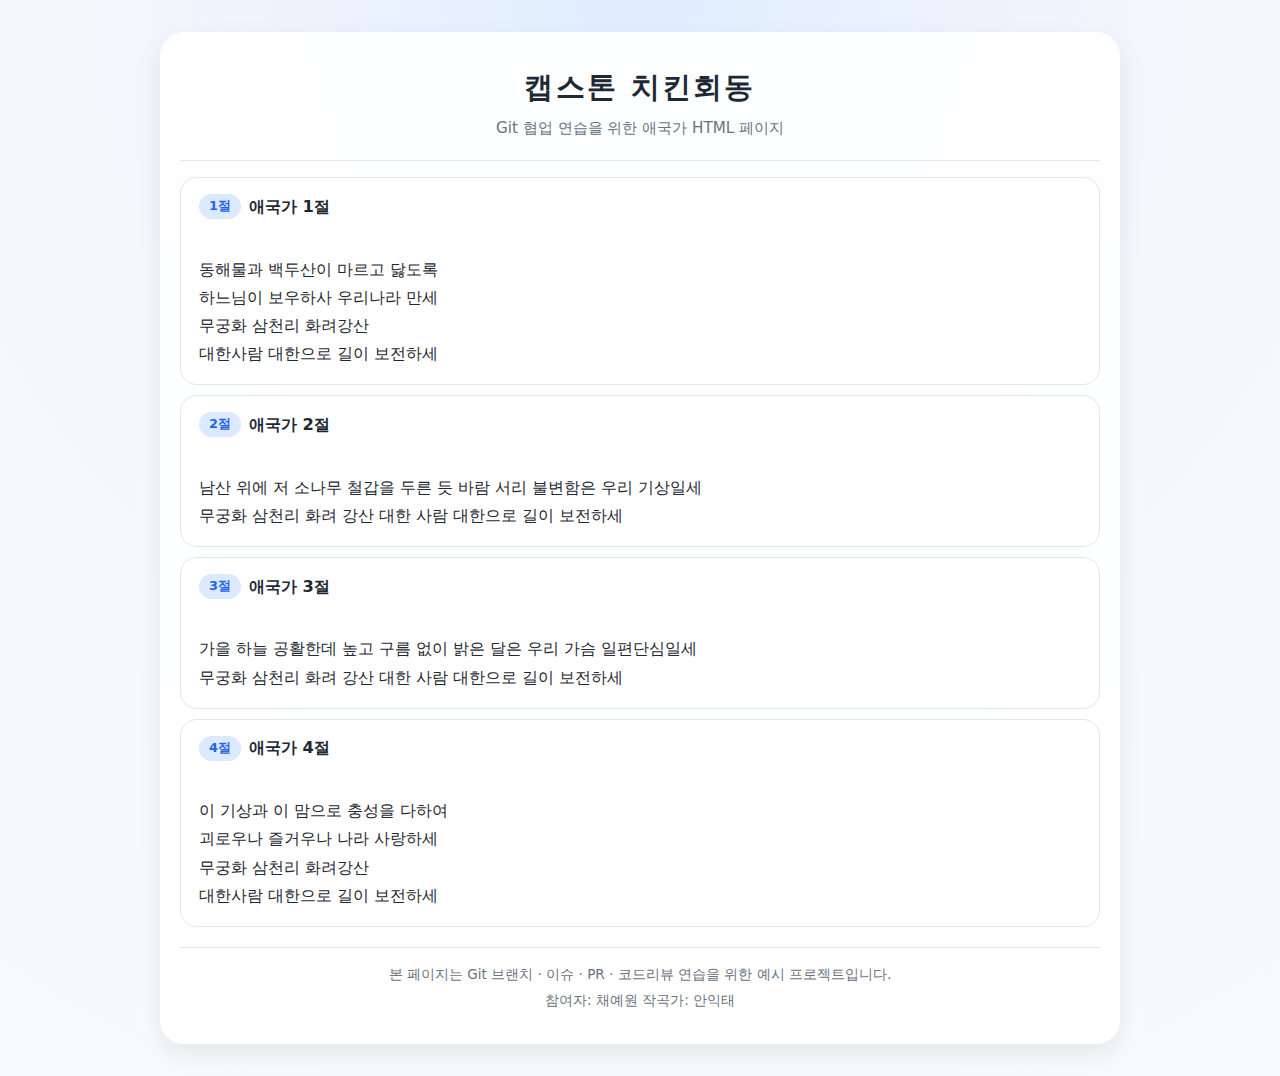
<file: public/index.html>
<!DOCTYPE html>
<html lang="ko">
  <head>
    <meta charset="UTF-8" />
    <title>애국가 협업 프로젝트</title>
    <link rel="stylesheet" href="style.css" />
  </head>
  <body>
    <main>
      <div data-include="components/header.html"></div>
      <div data-include="components/ver1.html"></div>
      <div data-include="components/ver2.html"></div>
      <div data-include="components/ver3.html"></div>
      <div data-include="components/ver4.html"></div>
      <div data-include="components/footer.html"></div>
    </main>

    <script src="scripts/main.js"></script>
  </body>
</html>
</file>
<file: public/style.css>
/* ------------------------------
   기본 설정
------------------------------ */

:root {
  --bg: #f5f7fb;
  --bg-card: #ffffff;
  --text-main: #1f2933;
  --text-sub: #6b7280;
  --accent: #2563eb;
  --accent-soft: #dbeafe;
  --border-soft: #e5e7eb;
  --shadow-soft: 0 10px 25px rgba(15, 23, 42, 0.08);

  --font-main: system-ui, -apple-system, BlinkMacSystemFont, "Segoe UI",
    "Noto Sans KR", sans-serif;
}

*,
*::before,
*::after {
  box-sizing: border-box;
}

html,
body {
  margin: 0;
  padding: 0;
}

/* ------------------------------
   전체 레이아웃
------------------------------ */

body {
  font-family: var(--font-main);
  background: radial-gradient(circle at top, #e0edff 0, #f5f7fb 45%, #f9fafb 100%);
  color: var(--text-main);
  min-height: 100vh;
  display: flex;
  justify-content: center;
  align-items: stretch;
}

main {
  max-width: 960px;
  width: 100%;
  margin: 32px auto;
  padding: 24px 20px 32px;
  background: rgba(255, 255, 255, 0.9);
  border-radius: 24px;
  box-shadow: var(--shadow-soft);
}

/* 작은 화면에서 여백 살짝 줄이기 */
@media (max-width: 640px) {
  main {
    margin: 16px;
    padding: 20px 16px 24px;
    border-radius: 18px;
  }
}

/* ------------------------------
   공통 타이포 & 섹션
------------------------------ */

h1,
h2,
h3 {
  margin: 0;
  font-weight: 700;
}

p {
  margin: 4px 0 0;
  line-height: 1.6;
}

/* header.html, footer.html 에 쓸 용도 */

.page-header {
  text-align: center;
  padding: 12px 8px 20px;
  border-bottom: 1px solid var(--border-soft);
  margin-bottom: 16px;
}

.page-header-title {
  font-size: 1.8rem;
  letter-spacing: 0.08em;
}

.page-header-subtitle {
  margin-top: 8px;
  font-size: 0.95rem;
  color: var(--text-sub);
}

/* 절(verse) 공통 스타일 */

.anthem-section {
  padding: 16px 18px;
  margin: 10px 0;
  border-radius: 16px;
  background: var(--bg-card);
  border: 1px solid var(--border-soft);
  position: relative;
  transition:
    transform 0.15s ease-out,
    box-shadow 0.15s ease-out,
    background 0.15s ease-out;
}

.anthem-section:hover {
  transform: translateY(-2px);
  box-shadow: var(--shadow-soft);
  background: #ffffff;
}

.anthem-section-header {
  display: flex;
  align-items: center;
  gap: 8px;
  margin-bottom: 8px;
}

.anthem-section-badge {
  padding: 4px 10px;
  border-radius: 999px;
  font-size: 0.8rem;
  background: var(--accent-soft);
  color: var(--accent);
  font-weight: 600;
}

.anthem-section-title {
  font-size: 1.02rem;
  font-weight: 600;
}

/* 가사 텍스트 */

.anthem-lyrics {
  margin-top: 6px;
  font-size: 0.98rem;
  line-height: 1.8;
  white-space: pre-line; /* 줄바꿈 유지용 */
}

/* footer */

.page-footer {
  margin-top: 20px;
  padding-top: 12px;
  border-top: 1px solid var(--border-soft);
  font-size: 0.85rem;
  color: var(--text-sub);
  text-align: center;
}

/* ------------------------------
   향후 JS 기능 대비 클래스 (예: 하이라이트)
------------------------------ */

.anthem-section--active {
  border-color: var(--accent);
  box-shadow: 0 0 0 2px rgba(37, 99, 235, 0.18);
}

/* 다크모드 대비 (나중에 body에 .dark 붙이면 됨) */

body.dark {
  --bg: #020617;
  --bg-card: #020617;
  --text-main: #e5e7eb;
  --text-sub: #9ca3af;
  --accent: #60a5fa;
  --accent-soft: #1d3555;
  --border-soft: #1f2937;
  --shadow-soft: 0 12px 30px rgba(0, 0, 0, 0.55);
}

body.dark {
  background: radial-gradient(circle at top, #1e293b 0, #020617 50%, #020617 100%);
}

body.dark main {
  background: rgba(15, 23, 42, 0.92);
}

body.dark .anthem-section {
  background: #020617;
}
</file>
